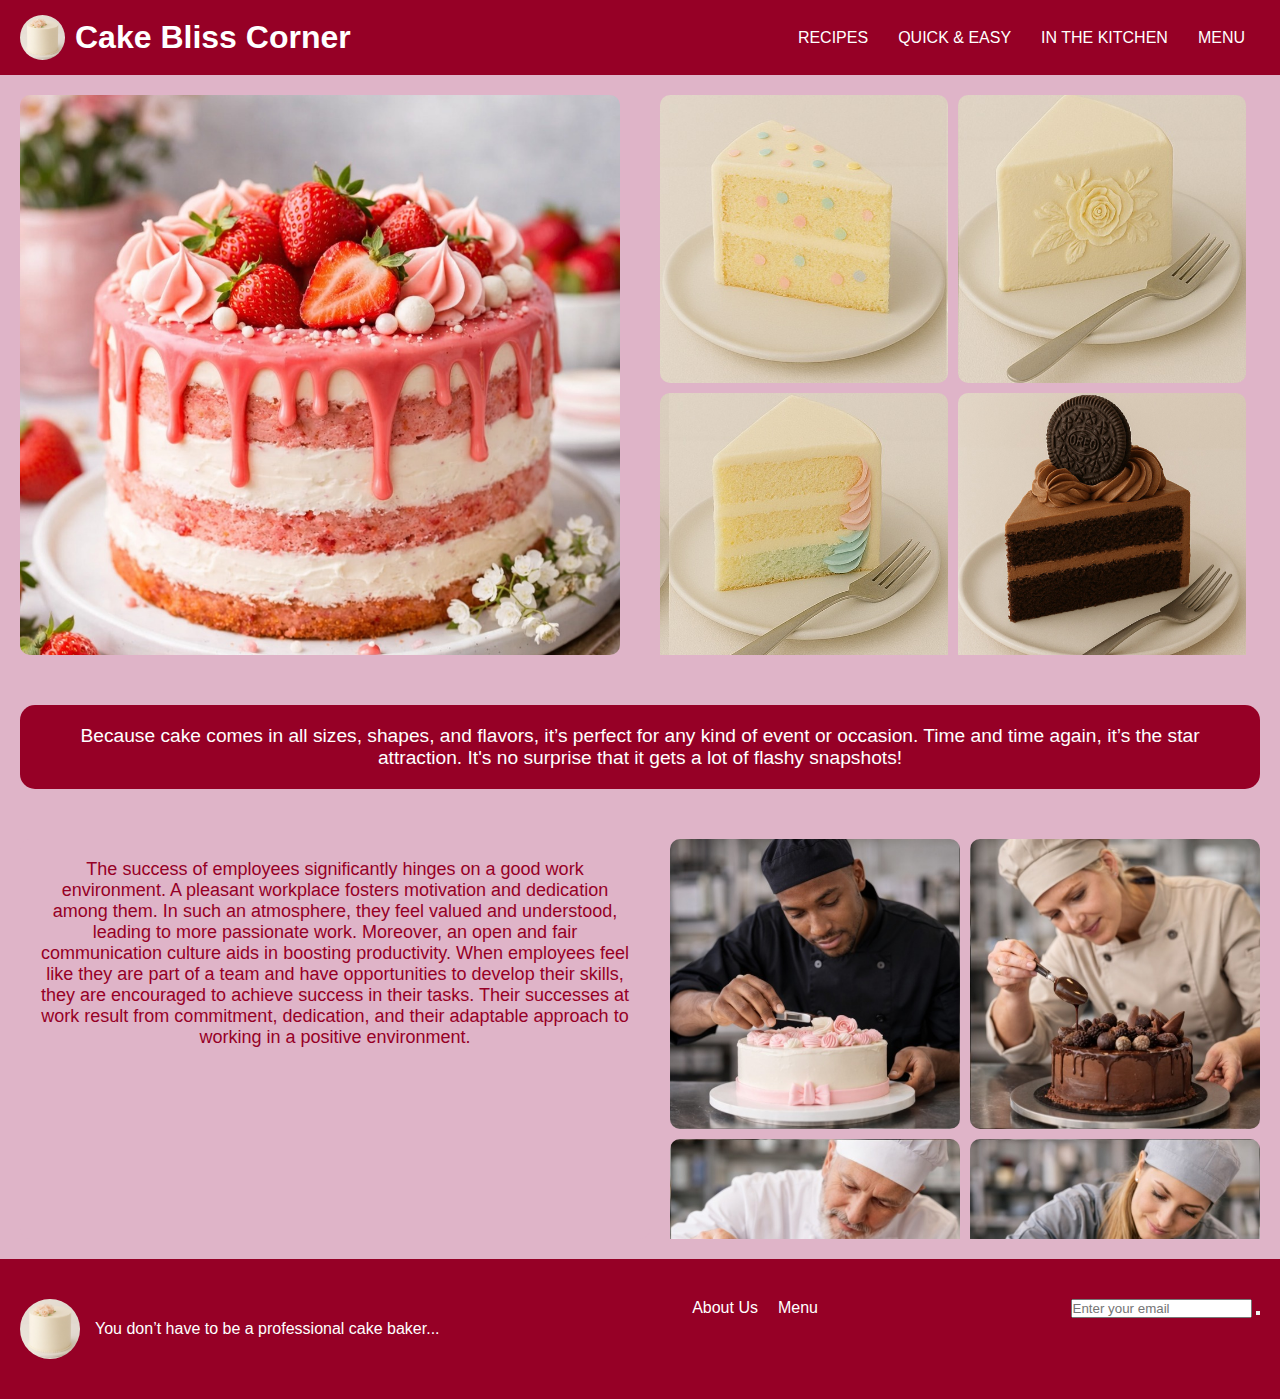
<file: index.html>
<!DOCTYPE html>
<html lang="en">
<head>
    <meta charset="UTF-8" />
    <meta name="viewport" content="width=device-width, initial-scale=1.0" />
    <title>Cake Bliss Corner</title>
    <link rel="stylesheet" href="assets/css/styles.css" />
    <link
    rel="stylesheet"
    href="https://cdnjs.cloudflare.com/ajax/libs/font-awesome/6.5.1/css/all.min.css"
    integrity="sha512-DTOQO9RWCH3ppGqcWaEA1BIZOC6xxalwEsw9c2QQeAIftl+Vegovlnee1c9QX4TctnWMn13TZye+giMm8e2LwA=="
    crossorigin="anonymous"
    referrerpolicy="no-referrer"
    />
</head>
<body>
    <header>
        <div class="logo">
        <img src="assets/images/cake.jpg" width="45px"/>
        <h1>Cake Bliss Corner</h1>
        </div>
    <nav class="submenuu">
        <i class="fa-solid fa-bars" id="menu-icone"></i>
        <ul id="menu">
        <li><a href="recipes.html">RECIPES</a></li>
        <li><a href="quickeasy.html">QUICK & EASY</a></li>
        <li><a href="inthekitchen.html">IN THE KITCHEN</a></li>
        <li><a href="menu.html">MENU</a></li>
        </ul>
    </nav>
    </header>
    <main>
    <div class="main">
        <div class="main-photo">
        <img src="assets/images/cake14.jpg"/>
        </div>
        <div class="small-photos">
            <img src="assets/images/cake1.jpg"/>
            <img src="assets/images/cake2.jpg"/>
            <img src="assets/images/cake3.jpg"/>
            <img src="assets/images/cake4.jpg"/>
            <img src="assets/images/cake5.jpg"/>
            <img src="assets/images/cake6.jpg"/>
            <img src="assets/images/cake6.jpg"/>
            <img src="assets/images/cake7.jpg"/>
            <img src="assets/images/cake8.jpg"/>
            <img src="assets/images/cake9.jpg"/>
            <img src="assets/images/cake10.jpg"/>
            <img src="assets/images/cake11.jpg"/>
            <img src="assets/images/cake12.jpg"/>
        </div>
        </div>
    </main>
    <div class="quote">
    <p>
        Because cake comes in all sizes, shapes, and flavors, it’s perfect for
        any kind of event or occasion. Time and time again, it’s the star
        attraction. It's no surprise that it gets a lot of flashy snapshots!
    </p>
    </div>
    <div class="employees">
    <div class="employees01">
        <p>
        The success of employees significantly hinges on a good work
        environment. A pleasant workplace fosters motivation and dedication
        among them. In such an atmosphere, they feel valued and understood,
        leading to more passionate work. Moreover, an open and fair
        communication culture aids in boosting productivity. When employees
        feel like they are part of a team and have opportunities to develop
        their skills, they are encouraged to achieve success in their tasks.
        Their successes at work result from commitment, dedication, and their
        adaptable approach to working in a positive environment.
        </p>
    </div>
    <div class="personel">
        <img src="assets/images/employees.jpg " alt="Personel"/>
        <img src="assets/images/employees1.jpg" alt="Personel"/>
        <img src="assets/images/employees2.jpg" alt="Personel"/>
        <img src="assets/images/employees3.jpg" alt="Personel"/>
        <img src="assets/images/employees4.jpg" alt="Personel"/>
        <img src="assets/images/employees5.jpg" alt="Personel"/>
        <img src="assets/images/employees6.jpg" alt="Personel"/>
        <img src="assets/images/employees7.jpg" alt="Personel"/>
    </div>
    </div>
    <footer class="footer">
<div class="row">
    <div class="col1">
        <img src="assets/images/cake.jpg" class="logooo" alt="Logo"/>
        <p>You don’t have to be a professional cake baker...</p>
    </div>
    <div class="col">
    <a href="aboutus.html">About Us</a>
    <a href="menu.html">Menu</a>
    </div>
    <div class="col newsletter">
    <form>
        <i class="far fa-envelope"></i>
        <input type="email" placeholder="Enter your email" required/>
        <button type="submit"><i class="fas fa-arrow-right"></i></button>
    </form>
    <div class="social-icons">
        <a href="#"><i class="fa-brands fa-facebook"></i></a>
        <a href="#"><i class="fa-brands fa-instagram"></i></a>
        <a href="#"><i class="fa-brands fa-twitter"></i></a>
        <a href="#"><i class="fa-brands fa-tiktok"></i></a>
    </div>
    </div>
</div>
</footer>

    <script src="assets/js/java.js"></script>
</body>
</html>
</file>
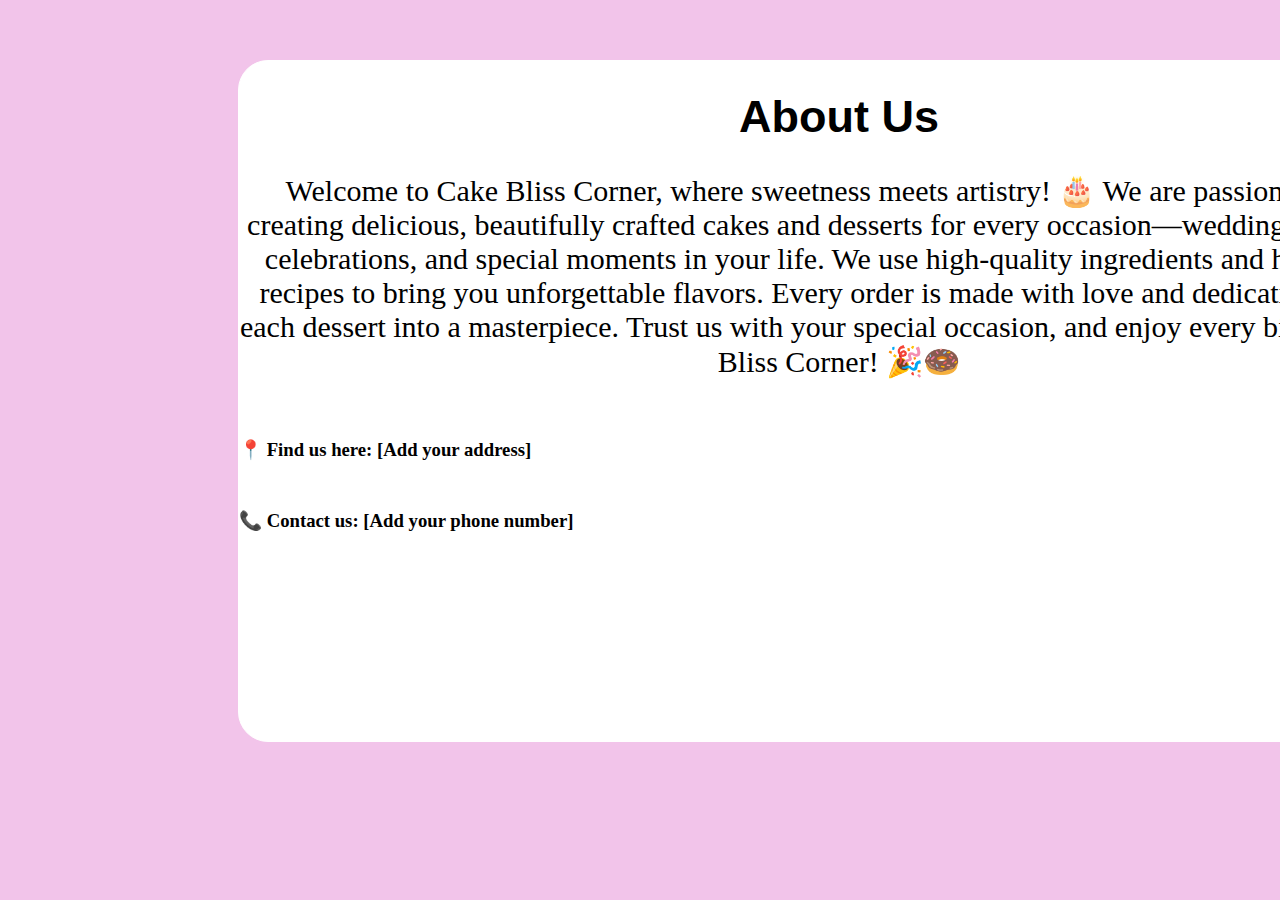
<file: aboutus.html>
<!DOCTYPE html>
<html lang="en">
<head>
    <meta charset="UTF-8" />
    <meta name="viewport" content="width=device-width, initial-scale=1.0" />
    <title>Aboutus</title>
    <link rel="stylesheet" href="assets/css/aboutus.css" />
</head>
<body>
    <div class="container">
    <h1>About Us</h1>
    <p>
        Welcome to Cake Bliss Corner, where sweetness meets artistry! 🎂 We are
        passionate about creating delicious, beautifully crafted cakes and
        desserts for every occasion—weddings, birthdays, celebrations, and
        special moments in your life. We use high-quality ingredients and
        handcrafted recipes to bring you unforgettable flavors. Every order is
        made with love and dedication, turning each dessert into a masterpiece.
        Trust us with your special occasion, and enjoy every bite with Cake
        Bliss Corner! 🎉🍩
        
        <h3>

        📍 Find us here: <span> [Add your address]
        </span> 
        </h3>
        
        <h3>

        📞 Contact us: <span>

            [Add your phone number]
        </span>
        </h3>
    </p>
    </div>
</body>
</html>
</file>
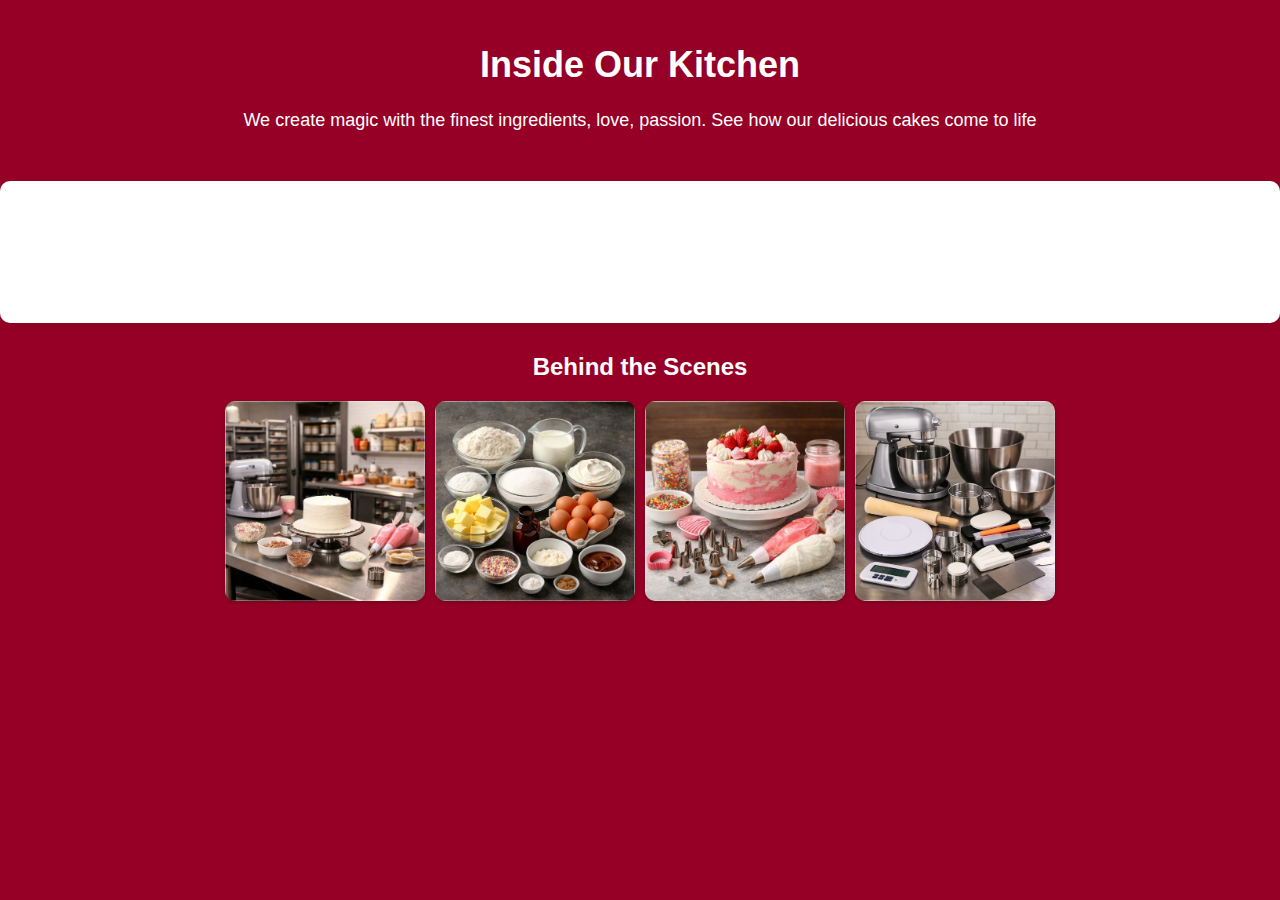
<file: inthekitchen.html>
<!DOCTYPE html>
<html lang="en">
<head>
    <meta charset="UTF-8" />
    <meta name="viewport" content="width=device-width, initial-scale=1.0" />
    <title>In the kitchen!</title>
    <link rel="stylesheet" href="assets/css/inthekitchen.css" />
</head>
<body>
    <div class="container">
    <h1>Inside Our Kitchen</h1>
    <p class="intro">
        We create magic with the finest ingredients, love, passion. See how our
        delicious cakes come to life
    </p>
    </div>
    <div class="ingredients">
    <h2>Quality Ingredients</h2>
    <p>
        We use only the best: Belgian chocolate, organic vanilla, fresh dairy,
        and locally sourced flour to ensure every bite is unforgettable.
    </p>
    </div>
    <h2>Behind the Scenes</h2>
    <div class="gallery">
    <img src="assets/images/kitchen1.jpg"/>
    <img src="assets/images/kitchen2.jpg"/>
    <img src="assets/images/kitchen3.jpg"/>
    <img src="assets/images/kitchen4.jpg"/>
    </div>
</body>
</html>
</file>
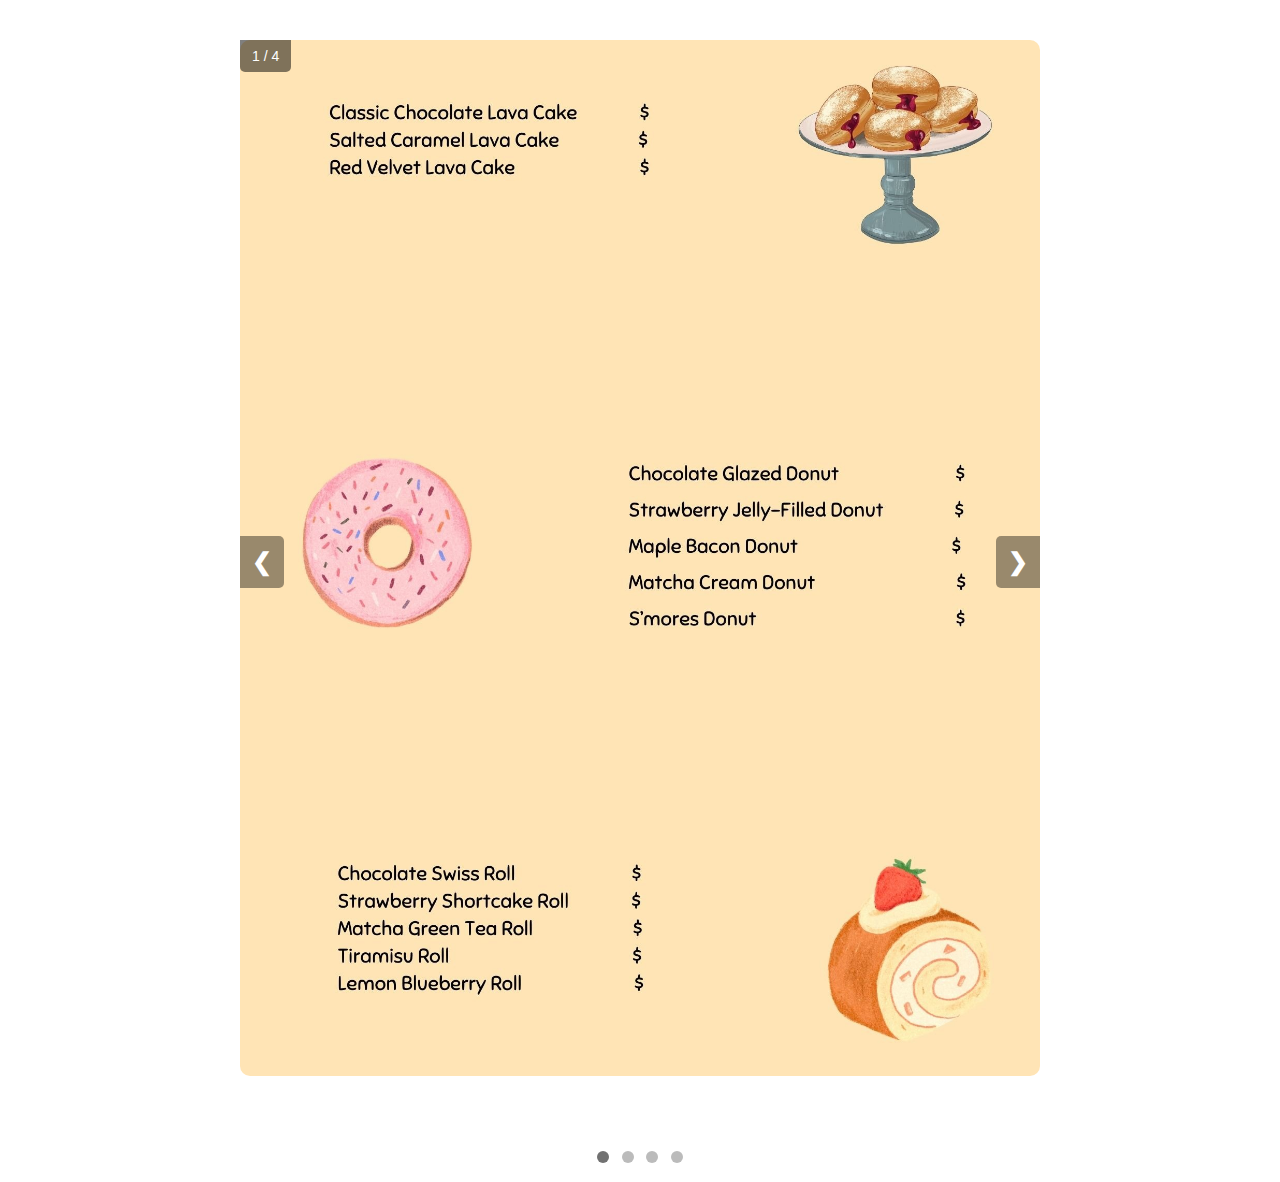
<file: menu.html>
<!DOCTYPE html>
<html lang="en">
<head>
    <meta charset="UTF-8" />
    <meta name="viewport" content="width=device-width, initial-scale=1.0" />
    <title>Menu</title>
    <link rel="stylesheet" href="assets/css/menu.css" />
</head>
<body>
    <div class="slideshow-container">
        <div class="mySlides fade">
        <div class="numbertext">1 / 4</div>
        <img src="assets/images/donut.jpg" width="40%"/>
    </div>

    <div class="mySlides fade">
        <div class="numbertext">2 / 4</div>
        <img src="assets/images/hotchocolate.jpg" width="40%"/>
    </div>

    <div class="mySlides fade">
        <div class="numbertext">3 / 4</div>
        <img src="assets/images/icecream.jpg" width="40%"/>
    </div>

    <div class="mySlides fade">
        <div class="numbertext">4 / 4</div>
        <img src="assets/images/menu.jpg" width="40%"/>
    </div>

    <a class="prev" onclick="plusSlides(-1)">❮</a>
    <a class="next" onclick="plusSlides(1)">❯</a>
    </div>
    <br />
    <div class="dot1" style="text-align: center">
        <span class="dot" onclick="currentSlide(1)"></span>
        <span class="dot" onclick="currentSlide(2)"></span>
        <span class="dot" onclick="currentSlide(3)"></span>
        <span class="dot" onclick="currentSlide(4)"></span>
    </div>
    <script src="assets/js/menu.js"></script>
</body>
</html>
</file>
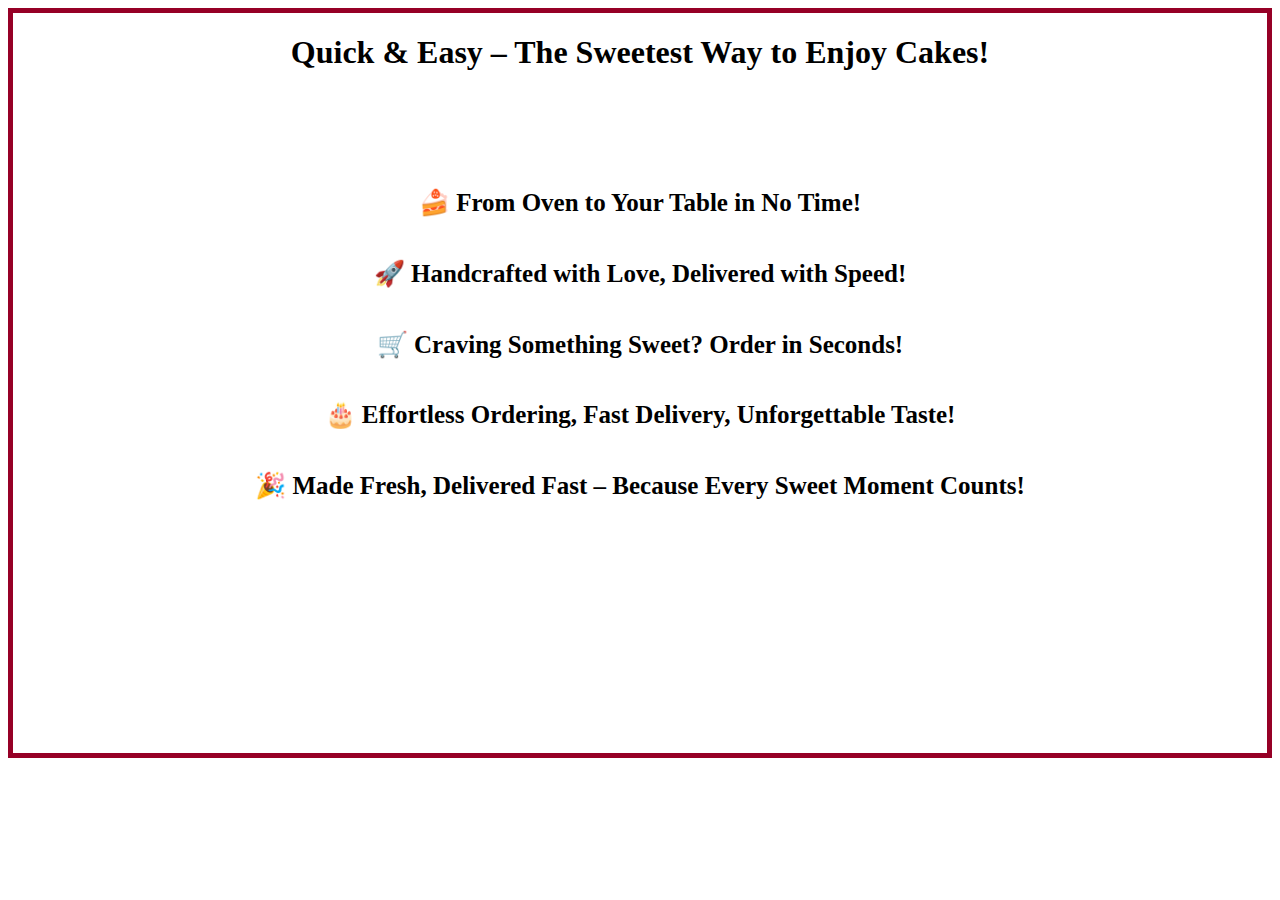
<file: quickeasy.html>
<!DOCTYPE html>
<html lang="en">
<head>
    <meta charset="UTF-8" />
    <meta name="viewport" content="width=device-width, initial-scale=1.0" />
    <title>Quick&Easy</title>
    <link rel="stylesheet" href="assets/css/quickeasy.css" />
    <link
    rel="stylesheet"
    href="https://cdnjs.cloudflare.com/ajax/libs/font-awesome/6.7.2/css/all.min.css"
    integrity="sha512-Evv84Mr4kqVGRNSgIGL/F/aIDqQb7xQ2vcrdIwxfjThSH8CSR7PBEakCr51Ck+w+/U6swU2Im1vVX0SVk9ABhg=="
    crossorigin="anonymous"
    referrerpolicy="no-referrer"
    />
</head>
<body>
    <div class="container">
    <h1>Quick & Easy – The Sweetest Way to Enjoy Cakes!</h1>
    <h5>🍰 From Oven to Your Table in No Time!</h5>
    <h5>🚀 Handcrafted with Love, Delivered with Speed!</h5>
    <h5>🛒 Craving Something Sweet? Order in Seconds!</h5>
    <h5>🎂 Effortless Ordering, Fast Delivery, Unforgettable Taste!</h5>
    <h5>
        🎉 Made Fresh, Delivered Fast – Because Every Sweet Moment Counts!
    </h5>
    </div>
</body>
</html>
</file>
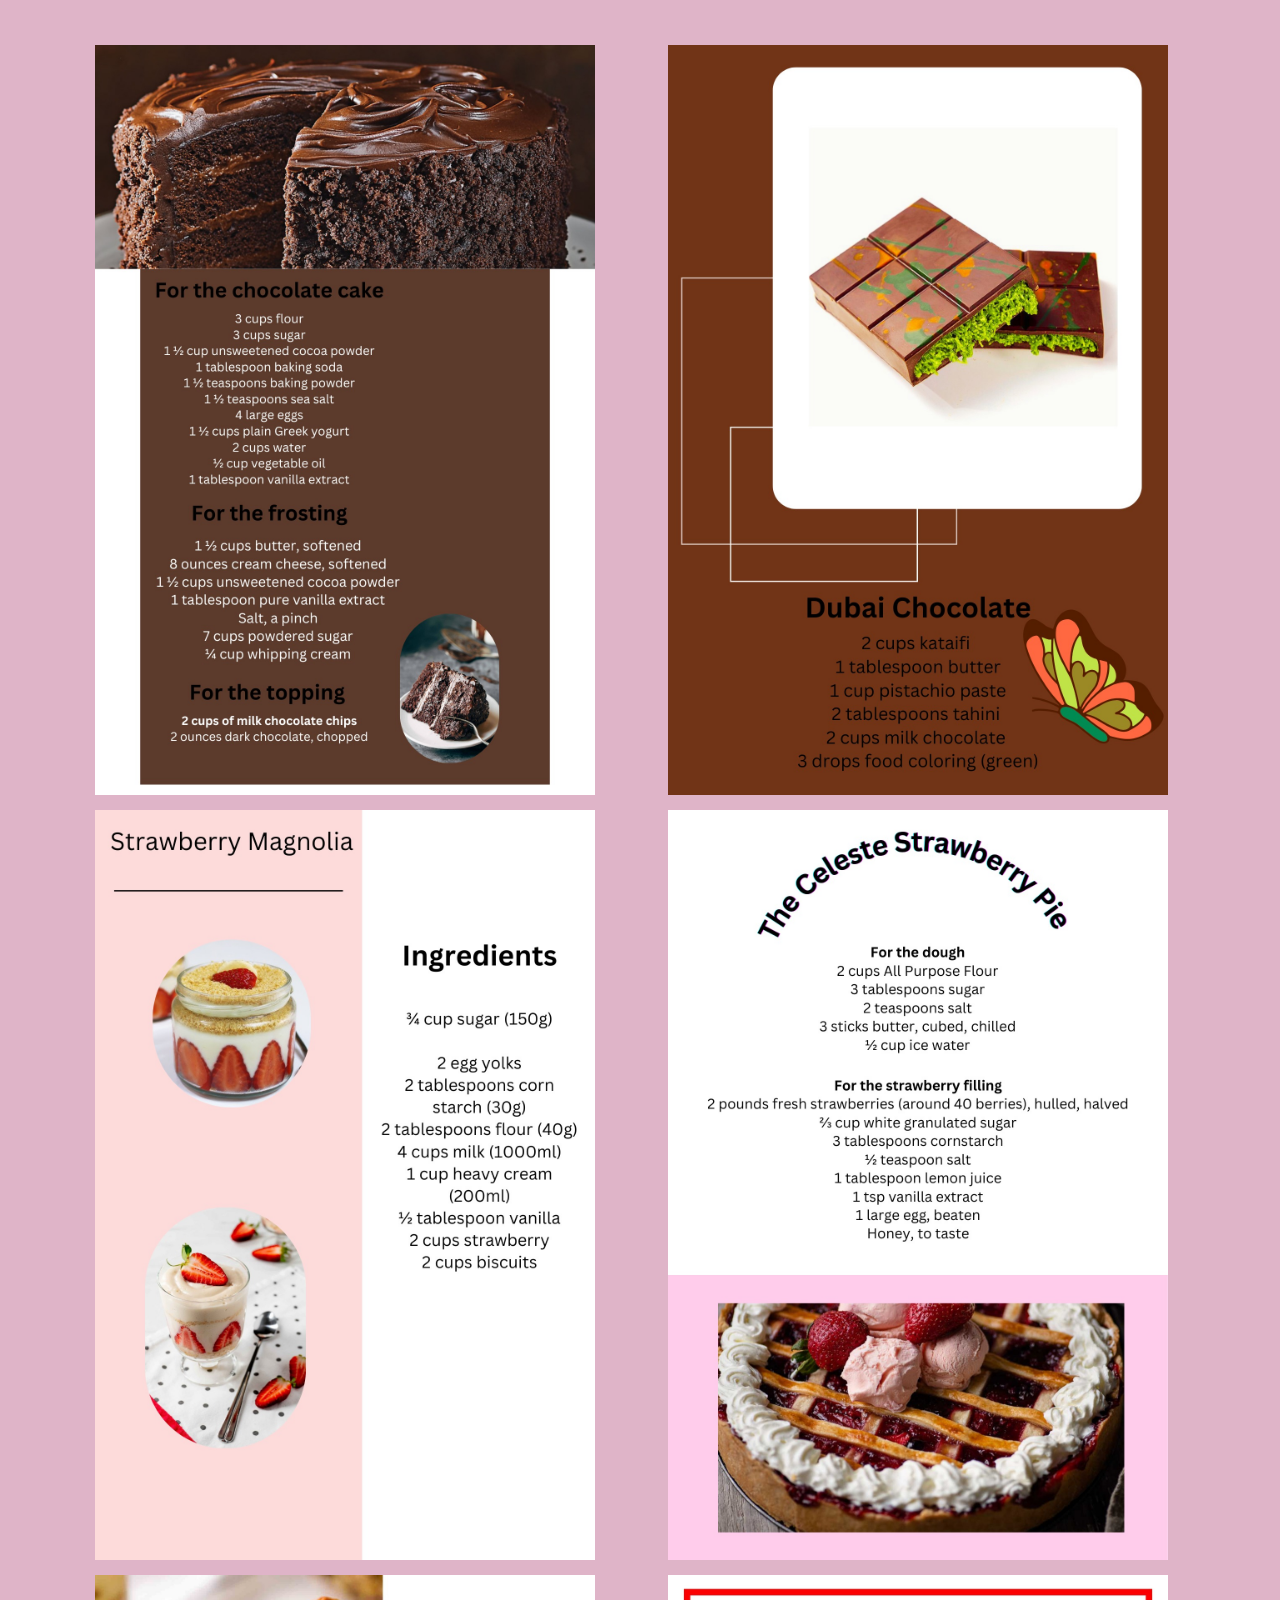
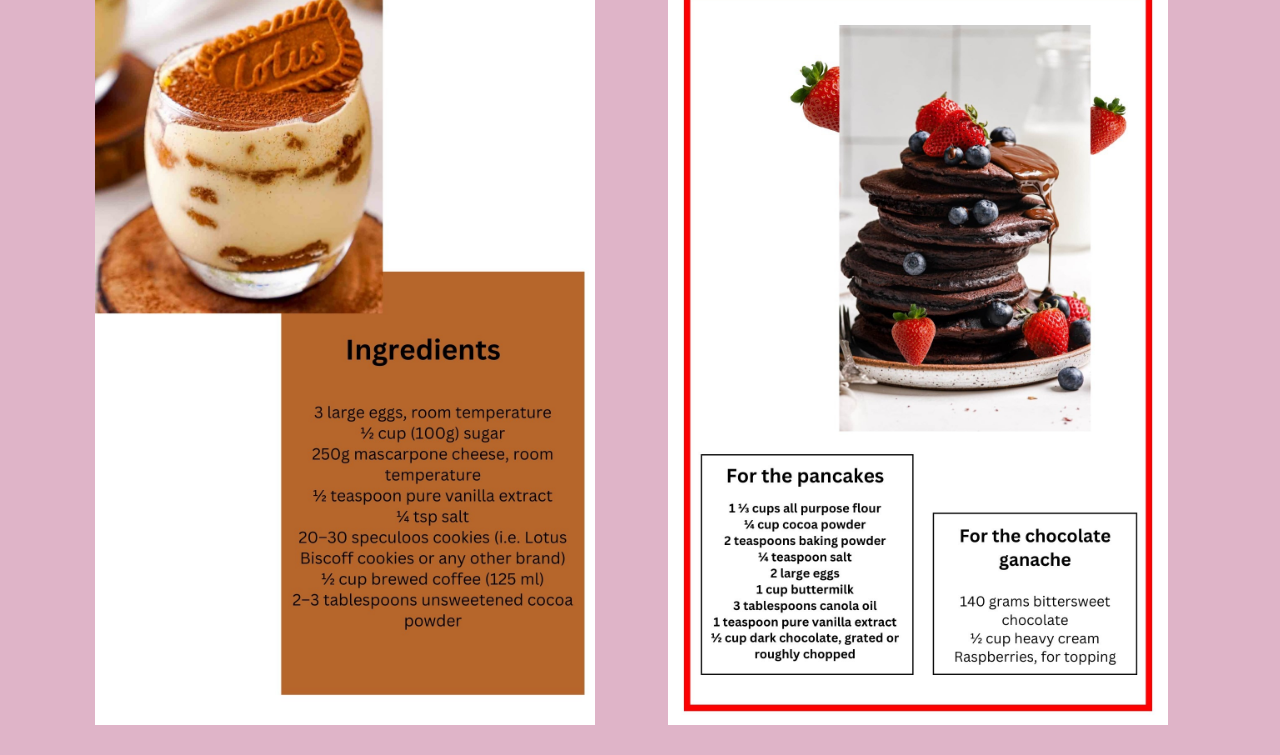
<file: recipes.html>
<!DOCTYPE html>
<html lang="en">
<head>
    <meta charset="UTF-8" />
    <meta name="viewport" content="width=device-width, initial-scale=1.0" />
    <title>Recipes</title>
    <link rel="stylesheet" href="assets/css/recipes.css" />
</head>
<body>
    <div class="container">
    <img src="assets/images/darkchocolate.jpg"/>
    <img src="assets/images/dubaichocolate.jpg .JPG"/>
    <img src="assets/images/strawberrymagnolia.jpg"/>
    <img src="assets/images/strawberrypie.jpg"/>
    <img src="assets/images/tiramisu.jpg"/>
    <img src="assets/images/pancake.jpg"/>
    </div>
</body>
</html>
</file>
<file: assets/css/styles.css>
* {
  margin: 0;
  padding: 0;
  box-sizing: border-box;
}

body {
  font-family: 'Public Sans', sans-serif;
  background-color: rgba(223, 180, 200);
  overflow-x: hidden;
}

img {
  max-width: 100%;
  display: block;
}

header {
  display: flex;
  justify-content: space-between;
  align-items: center;
  background-color: rgba(150, 0, 38);
  color: white;
  padding: 15px 20px;
}

.logo {
  display: flex;
  align-items: center;
}

.logo img {
  width: 45px;
  border-radius: 50%;
  margin-right: 10px;
}

.submenuu ul {
  display: flex;
  list-style: none;
}

.submenuu ul li a {
  color: white;
  text-decoration: none;
  padding: 10px 15px;
}

#menu-icone {
  display: none;
  font-size: 28px;
  cursor: pointer;
}

.main {
  display: flex;
  gap: 20px;
  padding: 20px;
  align-items: stretch;
}

.main-photo {
  flex: 1;
  margin-right: 20px;
  height: 560px;
}

.main-photo img {
  width: 100%;
  height: 100%;
  object-fit: cover;
  border-radius: 10px;
}

.small-photos {
  flex: 1;
  display: flex;
  flex-wrap: wrap;
  gap: 10px;
  height: 560px; 
  overflow-y: auto;
}

.small-photos img {
  width: 48%;
  border-radius: 10px;
  transition: 0.3s;
}

.small-photos img:hover {
  box-shadow: 0 4px 10px rgba(0,0,0,0.3);
}
  
  
.quote {
  margin: 30px 20px;
  padding: 20px;
  text-align: center;
  font-size: 1.2rem;
  color: white;
  background-color: rgba(150, 0, 38);
  border-radius: 15px;
}

.employees {
  display: flex;
  gap: 20px;
  padding: 20px;
}

.employees01 {
  flex: 1;
  background-color: rgba(223, 180, 200);
  padding: 20px;
  border-radius: 10px;
}

.employees01 p {
  text-align: center;
  font-size: 18px;
  color: rgba(150, 0, 38);
}

.personel {
  flex: 1;
  display: flex;
  flex-wrap: wrap;
  gap: 10px;
  max-height: 400px;
  overflow-y: auto;
}

.personel img {
  width: calc(50% - 5px);
  border-radius: 10px;
}

.footer {
  background-color: rgba(150, 0, 38);
  color: white;
  padding: 40px 20px;
}

.footer .row {
  display: flex;
  gap: 20px;
  justify-content: space-between;
  flex-wrap: wrap;
}

.col1 {
  display: flex;
  align-items: center;
  gap: 15px;
}

.col1 img {
  width: 60px;
  border-radius: 50px;
}

.col {
  display: flex;
  gap: 20px;
}

.col a {
  color: white;
  text-decoration: none;
}

.col.newsletter {
  display: flex;
  flex-direction: column;
  gap: 10px;
}

.social-icons {
  display: flex;
  gap: 10px;
}


@media (max-width: 991px) {
  header {
    font-size: 12px;
  }
  .main,
  .employees {
    padding: 15px;
  }

  .employees01 p {
    font-size: 14px;
  }
  .main-photo {
    height: 400px;
  }

  .small-photos{
    height: 400px;
  }
  .personel {
    max-height: 300px;
  }
}


@media (max-width: 767px) {

  #menu-icone {
    display: block;
  }

  .submenuu ul {
    display: none;
    position: absolute;
    top: 65px;
    right: 20px;
    background-color: rgba(150, 0, 38);
    flex-direction: column;
    border-radius: 8px;
    width: 180px;
  }

  #menu.show {
    display: flex;
  }

  .main,
  .employees,
  .footer .row {
    flex-direction: column;
  }

  .quote {
    margin: 15px;
    font-size: 1rem;
  }

  .employees01 p {
    font-size: 13px;
  }

  .col1 {
    flex-direction: row;
  }
}
</file>
<file: assets/css/aboutus.css>
body {
background-color: rgb(242, 196, 234);
}

.container {
width: 1200px;
height: 680px;
border: 1px solid white;
border-radius: 30px;
background-color: white;
margin-left: 230px;
margin-top: 60px;
}

h1 {
font-size: 45px;
text-align: center;
font-family: 'Trebuchet MS', 'Lucida Sans Unicode', 'Lucida Grande',
    'Lucida Sans', Arial, sans-serif;
font-weight: bold;
}

p {
font-size: 30px;
text-align: center;
font-family: 'Times New Roman', Times, serif;
}

h3 {
padding-top: 30px;
}

span:hover {
text-decoration: underline;
}

@media screen and (max-width: 600px) and (max-width: 800px) {
body {
    width: 600px;
    margin: 0;
}
.container {
    width: 500px;
    margin: 10px 40px;
}
}
</file>
<file: assets/css/inthekitchen.css>
body {
  font-family: Arial, sans-serif;
  margin: 0;
  padding: 0;
  background-color: rgba(150, 0, 38);
  color: white;
  text-align: center;
}

.container {
  max-width: 900px;
  margin: 0 auto;
  padding: 20px;
}

h1 {
  font-size: 36px;
  color:  white;
}

.intro {
  font-size: 18px;
  margin-bottom: 30px;
}

.ingredients {
  background: white;
  padding: 20px;
  border-radius: 10px;
  box-shadow: 0 4px 8px rgba(0, 0, 0, 0.1);
  margin-bottom: 30px;
}

.gallery {
  display: flex;
  gap: 10px;
  flex-wrap: wrap;
  justify-content: center;
}

.gallery img {
  width: 200px;
  height: 200px;
  object-fit: cover;
  border-radius: 10px;
  box-shadow: 0 2px 5px rgba(0, 0, 0, 0.2);
}
</file>
<file: assets/css/menu.css>
* {
  box-sizing: border-box;
  margin: 0;
  padding: 0;
}

body {
  font-family: Verdana, sans-serif;
}

.slideshow-container {
  position: relative;
  max-width: 800px; 
  margin: 40px auto; 
}


.mySlides {
  display: none;
}


.numbertext {
  color: #fff;
  font-size: 14px;
  padding: 8px 12px;
  position: absolute;
  top: 0;
  background-color: rgba(0,0,0,0.5);
  border-radius: 0 0 5px 5px;
}


.mySlides img {
  width: 100%;
  height: auto;
  display: block;
  margin: 0 auto;
  border-radius: 10px;
}


.prev, .next {
  cursor: pointer;
  position: absolute;
  top: 50%;
  width: auto;
  padding: 12px;
  margin-top: -22px;
  color: white;
  font-weight: bold;
  font-size: 24px;
  border-radius: 0 5px 5px 0;
  user-select: none;
  background-color: rgba(0,0,0,0.4);
  transition: 0.3s;
}

.next {
  right: 0;
  border-radius: 5px 0 0 5px;
}

.prev:hover, .next:hover {
  background-color: rgba(0,0,0,0.8);
}


.dot1 {
  text-align: center;
  padding: 15px 0;
}

.dot {
  cursor: pointer;
  height: 12px;
  width: 12px;
  margin: 0 4px;
  background-color: #bbb;
  border-radius: 50%;
  display: inline-block;
  transition: background-color 0.3s;
}

.active, .dot:hover {
  background-color: #717171;
}


.fade {
  animation-name: fade;
  animation-duration: 1s;
}

@keyframes fade {
  from {opacity: .4} 
  to {opacity: 1}
}

@media screen and (max-width: 1024px) {
  .slideshow-container {
    max-width: 700px;
  }
}

@media screen and (max-width: 768px) {
  .slideshow-container {
    max-width: 90%;
  }
  .prev, .next {
    font-size: 20px;
    padding: 10px;
  }
}

@media screen and (max-width: 480px) {
  .prev, .next {
    font-size: 18px;
    padding: 8px;
  }
  .numbertext {
    font-size: 12px;
    padding: 6px 10px;
  }
  .dot {
    height: 10px;
    width: 10px;
  }
}
</file>
<file: assets/css/quickeasy.css>
.container {
  border: 5px solid rgba(150, 0, 38);
  height: 740px;
  text-align: center;
}

.container h1 {
  padding-bottom: 75px;
  text-decoration: curve;
}

.container h5 {
  font-size: 25px;
}
@media (max-width: 991px) {
  .container {
    height: 650px;
  }
}


@media (max-width: 767px) {
  .container {
    height: 600px;
  }
  .container h5 {
    font-size: 15px;
  }
}
</file>
<file: assets/css/recipes.css>
body {
  padding: 15px;
  margin: 15px;
  background-color: rgba(223, 180, 200);
}

.container {
  width: 90%;
  display: grid;
  grid-template-columns: 2fr 1fr;
  padding-left: 50px;
  
}

img {
  width: 500px;
  padding-top: 15px;
  padding-right: 10px;
  padding-left: 15px;
}
@media (max-width: 991px) {
  .container {
    display: grid;
    grid-template-columns: 2fr 1fr;
    padding-left: 20px;
  }

  .container img{
  width: 300px;
  }
}

@media (max-width: 767px) {
  .container {
    display: flex;
    flex-direction: column;
    padding-left: 20px;
  }
}
</file>
